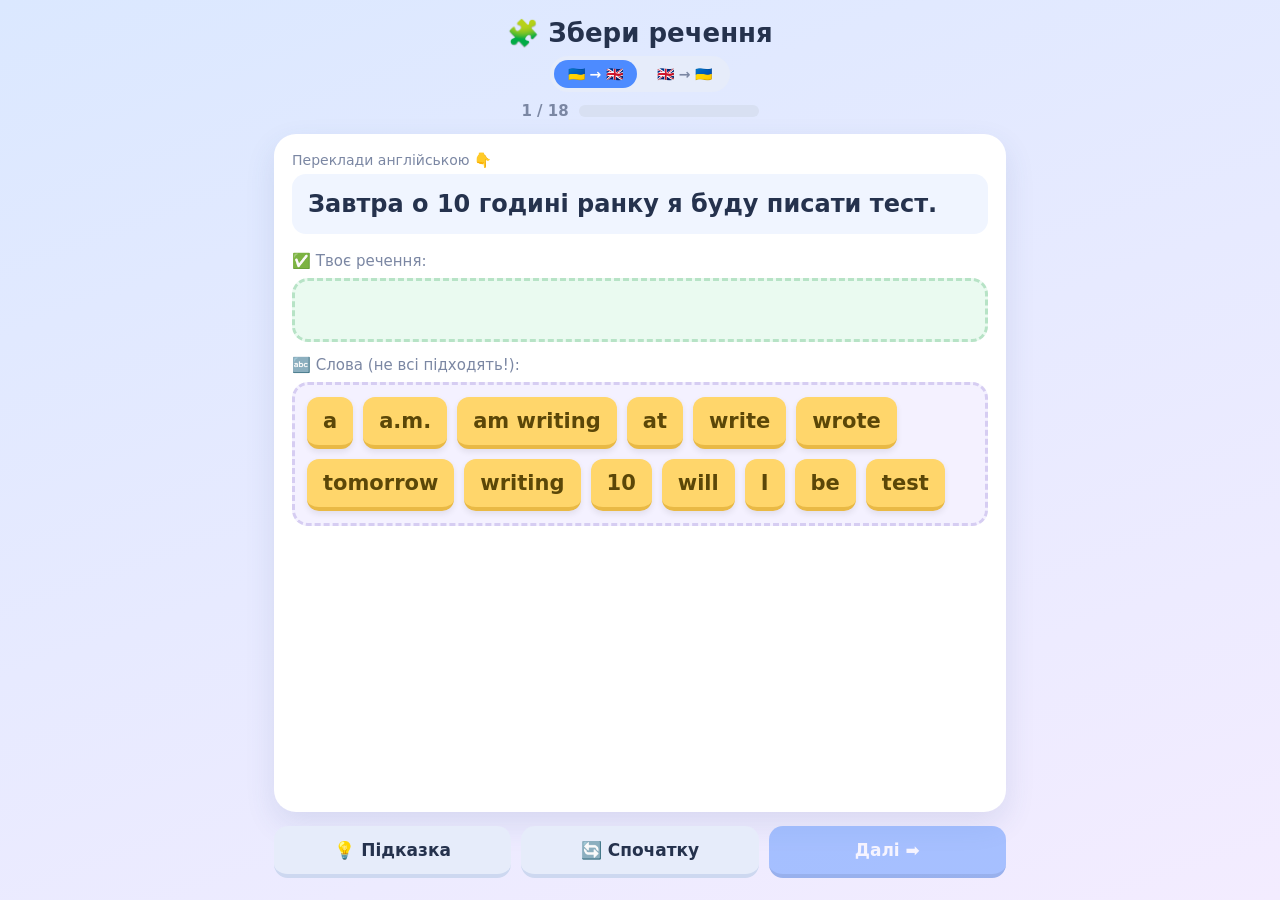
<file: index.html>
<!DOCTYPE html>
<html lang="uk">
<head>
  <meta charset="UTF-8" />
  <meta name="viewport" content="width=device-width, initial-scale=1.0, maximum-scale=1.0, user-scalable=no" />
  <title>Збери речення англійською 🧩</title>
  <link rel="stylesheet" href="style.css" />
</head>
<body>
  <div class="app">
    <header class="topbar">
      <h1>🧩 Збери речення</h1>
      <nav class="lang-switch">
        <span class="lang-current">🇺🇦 → 🇬🇧</span>
        <a href="index-ua.html" class="lang-link">🇬🇧 → 🇺🇦</a>
      </nav>
      <!-- порядок кнопок однаковий на обох сторінках -->
      <div class="progress">
        <span id="counter">1 / 18</span>
        <div class="progress-bar"><div id="progressFill"></div></div>
      </div>
    </header>

    <main class="card">
      <p class="hint-label">Переклади англійською 👇</p>
      <p class="ua" id="promptSentence">…</p>

      <section class="zone-wrap">
        <p class="zone-title">✅ Твоє речення:</p>
        <div id="answer" class="zone answer"></div>
      </section>

      <section class="zone-wrap">
        <p class="zone-title">🔤 Слова (не всі підходять!):</p>
        <div id="pool" class="zone pool"></div>
      </section>

      <div class="feedback" id="feedback"></div>
    </main>

    <footer class="controls">
      <button id="hintBtn" class="btn ghost">💡 Підказка</button>
      <button id="resetBtn" class="btn ghost">🔄 Спочатку</button>
      <button id="nextBtn" class="btn primary" disabled>Далі ➡️</button>
    </footer>
  </div>

  <div id="winScreen" class="win-screen hidden">
    <div class="win-box">
      <div class="win-emoji">🏆🎉</div>
      <h2>Ти переміг!</h2>
      <p>Ти зібрав усі речення правильно. Молодець!</p>
      <button id="restartAllBtn" class="btn primary">Грати знову 🔁</button>
    </div>
  </div>

  <script src="data.js"></script>
  <script src="engine.js"></script>
  <script>
    startGame({ prompt: "ua", correct: "enCorrect", distract: "enDistract" });
  </script>
</body>
</html>
</file>
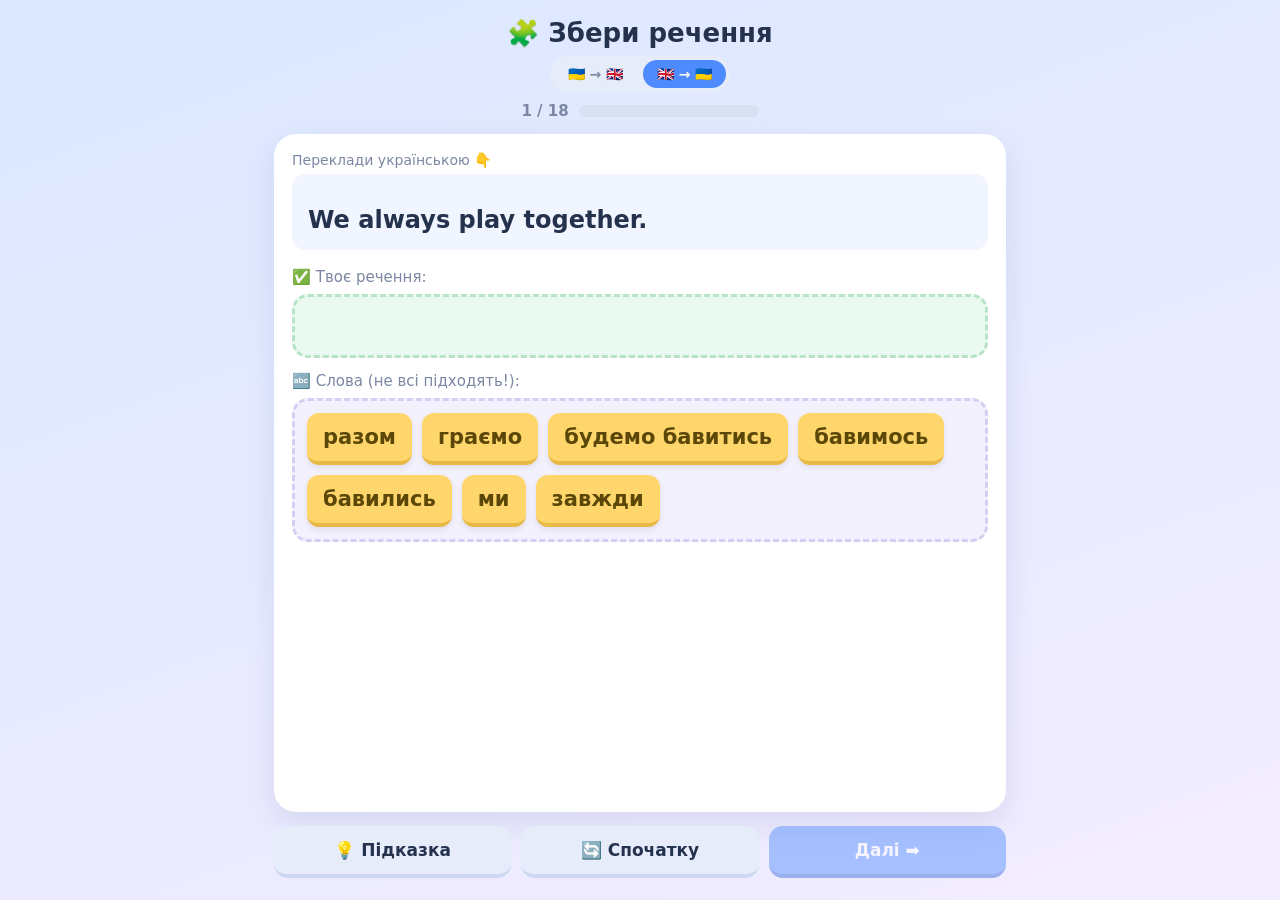
<file: index-ua.html>
<!DOCTYPE html>
<html lang="uk">
<head>
  <meta charset="UTF-8" />
  <meta name="viewport" content="width=device-width, initial-scale=1.0, maximum-scale=1.0, user-scalable=no" />
  <title>Збери речення українською 🧩</title>
  <link rel="stylesheet" href="style.css" />
</head>
<body>
  <div class="app">
    <header class="topbar">
      <h1>🧩 Збери речення</h1>
      <nav class="lang-switch">
        <a href="index.html" class="lang-link">🇺🇦 → 🇬🇧</a>
        <span class="lang-current">🇬🇧 → 🇺🇦</span>
      </nav>
      <!-- порядок кнопок однаковий на обох сторінках -->
      <div class="progress">
        <span id="counter">1 / 18</span>
        <div class="progress-bar"><div id="progressFill"></div></div>
      </div>
    </header>

    <main class="card">
      <p class="hint-label">Переклади українською 👇</p>
      <p class="ua has-arrows" id="promptSentence">…</p>

      <section class="zone-wrap">
        <p class="zone-title">✅ Твоє речення:</p>
        <div id="answer" class="zone answer"></div>
      </section>

      <section class="zone-wrap">
        <p class="zone-title">🔤 Слова (не всі підходять!):</p>
        <div id="pool" class="zone pool"></div>
      </section>

      <div class="feedback" id="feedback"></div>
    </main>

    <footer class="controls">
      <button id="hintBtn" class="btn ghost">💡 Підказка</button>
      <button id="resetBtn" class="btn ghost">🔄 Спочатку</button>
      <button id="nextBtn" class="btn primary" disabled>Далі ➡️</button>
    </footer>
  </div>

  <div id="winScreen" class="win-screen hidden">
    <div class="win-box">
      <div class="win-emoji">🏆🎉</div>
      <h2>Ти переміг!</h2>
      <p>Ти зібрав усі речення правильно. Молодець!</p>
      <button id="restartAllBtn" class="btn primary">Грати знову 🔁</button>
    </div>
  </div>

  <script src="data.js"></script>
  <script src="engine.js"></script>
  <script>
    startGame({ prompt: "en", correct: "uaCorrect", distract: "uaDistract", arrows: true });
  </script>
</body>
</html>
</file>
<file: style.css>
* { box-sizing: border-box; -webkit-tap-highlight-color: transparent; }

:root {
  --bg: #eef4ff;
  --card: #ffffff;
  --ink: #25324d;
  --muted: #7b87a3;
  --tile: #ffd66b;
  --tile-edge: #e9b945;
  --green: #46c46a;
  --green-edge: #2fa052;
  --blue: #4d8bff;
  --red: #ff7a7a;
}

html, body {
  margin: 0;
  height: 100%;
  font-family: "Comic Sans MS", "Segoe UI", system-ui, -apple-system, sans-serif;
  background: linear-gradient(160deg, #dbe8ff, #f3ecff);
  color: var(--ink);
  user-select: none;
  -webkit-user-select: none;
  touch-action: manipulation;
}

.app {
  max-width: 760px;
  margin: 0 auto;
  padding: 14px;
  min-height: 100%;
  display: flex;
  flex-direction: column;
  gap: 14px;
}

.topbar { text-align: center; }
.topbar h1 { margin: 4px 0 8px; font-size: 26px; }

.lang-switch {
  display: inline-flex;
  gap: 6px;
  margin: 0 0 10px;
  background: #e6ecfa;
  border-radius: 99px;
  padding: 4px;
  font-size: 14px;
  font-weight: bold;
}
.lang-current, .lang-link {
  padding: 6px 14px;
  border-radius: 99px;
  text-decoration: none;
  white-space: nowrap;
}
.lang-current { background: var(--blue); color: #fff; }
.lang-link { color: var(--muted); }
.lang-link:active { transform: translateY(1px); }

.progress { display: flex; align-items: center; gap: 10px; justify-content: center; }
#counter { font-weight: bold; color: var(--muted); font-size: 15px; }
.progress-bar {
  width: 180px; height: 12px; background: #d8e0f2; border-radius: 99px; overflow: hidden;
}
#progressFill { height: 100%; width: 0%; background: var(--blue); border-radius: 99px; transition: width .3s; }

.card {
  background: var(--card);
  border-radius: 22px;
  padding: 18px;
  box-shadow: 0 12px 30px rgba(60, 80, 140, .12);
  flex: 1;
}

.hint-label { margin: 0 0 6px; color: var(--muted); font-size: 14px; }
.ua {
  margin: 0 0 18px;
  font-size: 24px;
  font-weight: bold;
  line-height: 1.35;
  background: #f0f5ff;
  border-radius: 14px;
  padding: 14px 16px;
}

/* речення-завдання зі стрілками "допоміжне → основне дієслово" */
.ua.has-arrows { position: relative; padding-top: 30px; }
.ua .w { position: relative; }
svg.verb-links {
  position: absolute;
  top: 0;
  left: 0;
  overflow: visible;
  pointer-events: none;
}
.verb-link {
  fill: none;
  stroke: var(--blue);
  stroke-width: 2.5;
  stroke-linecap: round;
  stroke-dasharray: 0.1 6; /* пунктир із крапок */
}
.verb-arrowhead { fill: var(--blue); stroke: none; }

/* закінчення -ing у дієсловах */
.ing { color: #d62828; font-style: italic; }

.zone-wrap { margin-bottom: 14px; }
.zone-title { margin: 0 0 8px; font-size: 15px; color: var(--muted); }

.zone {
  display: flex;
  flex-wrap: wrap;
  gap: 10px;
  align-content: flex-start;
  border-radius: 16px;
  padding: 12px;
  min-height: 64px;
}
.answer {
  background: #eafaf0;
  border: 3px dashed #b7e3c6;
  transition: background .2s, border-color .2s;
}
.answer.correct { background: #d6f8e0; border-color: var(--green); border-style: solid; }
.answer.wrong { border-color: var(--red); }
.pool { background: #f4f1ff; border: 3px dashed #d6cdf2; }

.tile {
  background: var(--tile);
  border: none;
  border-bottom: 4px solid var(--tile-edge);
  border-radius: 12px;
  padding: 12px 16px;
  font-size: 21px;
  font-weight: bold;
  font-family: inherit;
  color: #5b4708;
  cursor: grab;
  touch-action: none;
  box-shadow: 0 3px 6px rgba(0,0,0,.08);
  transition: transform .08s;
}
.tile:active { cursor: grabbing; }
.tile.dragging { opacity: .92; transform: scale(1.06) rotate(-2deg); pointer-events: none; }
.answer .tile { background: #8fe0a6; border-bottom-color: var(--green-edge); color: #14532a; }
.answer.correct .tile { background: #5cc97e; }

.tile.hint {
  animation: hintPulse .5s ease 3;
  box-shadow: 0 0 0 3px var(--blue), 0 3px 10px rgba(77,139,255,.5);
}
@keyframes hintPulse {
  0%, 100% { transform: scale(1); }
  50% { transform: scale(1.12); }
}

.placeholder {
  background: rgba(120,140,180,.18) !important;
  border: 2px dashed rgba(120,140,180,.5);
  border-bottom: 2px dashed rgba(120,140,180,.5);
  box-shadow: none;
}

.english-hint {
  margin: 6px 2px 0;
  min-height: 22px;
  font-size: 18px;
  color: var(--blue);
  font-style: italic;
}

.feedback { text-align: center; font-size: 22px; font-weight: bold; min-height: 30px; margin-top: 6px; }
.feedback.good { color: var(--green-edge); }
.feedback.bad { color: #e05555; }

.controls { display: flex; gap: 10px; padding-bottom: 8px; }
.btn {
  flex: 1;
  padding: 14px;
  font-size: 17px;
  font-weight: bold;
  font-family: inherit;
  border: none;
  border-radius: 14px;
  cursor: pointer;
  transition: transform .08s, opacity .2s;
}
.btn:active { transform: translateY(2px); }
.btn.primary { background: var(--blue); color: #fff; border-bottom: 4px solid #2f6ad9; }
.btn.primary:disabled { opacity: .45; cursor: default; }
.btn.ghost { background: #e6ecfa; color: var(--ink); border-bottom: 4px solid #cdd8f0; }

.win-screen {
  position: fixed; inset: 0;
  background: rgba(40, 55, 90, .55);
  display: flex; align-items: center; justify-content: center;
  z-index: 50;
}
.win-screen.hidden { display: none; }
.win-box {
  background: #fff; border-radius: 24px; padding: 30px; text-align: center; max-width: 340px;
  animation: pop .3s ease;
}
.win-emoji { font-size: 64px; }
.win-box h2 { margin: 8px 0; }
.win-box p { color: var(--muted); margin-bottom: 20px; }

@keyframes pop { from { transform: scale(.7); opacity: 0; } to { transform: scale(1); opacity: 1; } }
.celebrate { animation: wiggle .4s ease; }
@keyframes wiggle {
  0%,100% { transform: rotate(0); }
  25% { transform: rotate(-2deg); }
  75% { transform: rotate(2deg); }
}
</file>
